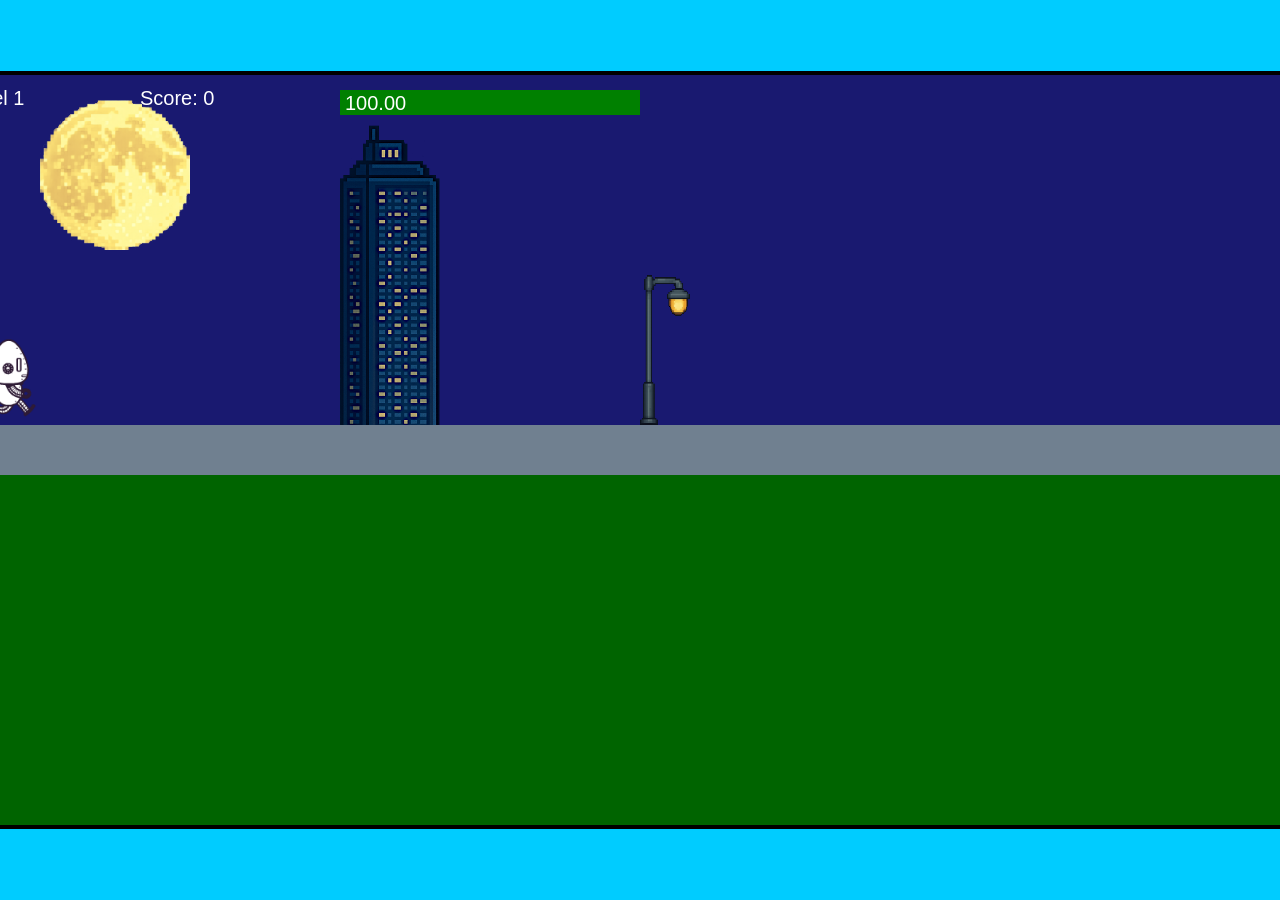
<file: fsd-projects/runtime/index.html>
<!DOCTYPE html>
<html lang="en">
  <head>
    <meta charset="UTF-8" />
    <meta name="viewport" content="width=device-width, initial-scale=1.0" />
    <title>Runtime Neo</title>
    <link rel="stylesheet" href="runtime.css" />
    <script src="https://code.jquery.com/jquery-3.1.0.js"></script>
    <script src="setup.js"></script>
    <script src="levels.js"></script>
    <script src="scenery.js"></script>
    <script src="student.js"></script>
    <script src="main.js"></script>
  </head>
  <body id="body">
    <canvas id="gameCanvas" width="1400" height="750"></canvas>
    <img id="player" src="images/halle.png" />
    <img id="projectile" src="images/projectile.png" />
    <img id="basicPlatform" src="images/interactable/basicPlatform.png" />
    <img id="spikes" src="images/interactable/spikes.png" />
    <img id="bug" src="images/interactable/bug.png" />
    <img id="healthUp" src="images/interactable/healthUp.png" />
    <img id="flag" src="images/interactable/flag.png" />
    <img id="moon" src="images/backgrounds/moon.png" />
    <img id="building" src="images/backgrounds/building.png" />
    <img id="lamp" src="images/backgrounds/lamp.png" />
  </body>
</html>
</file>
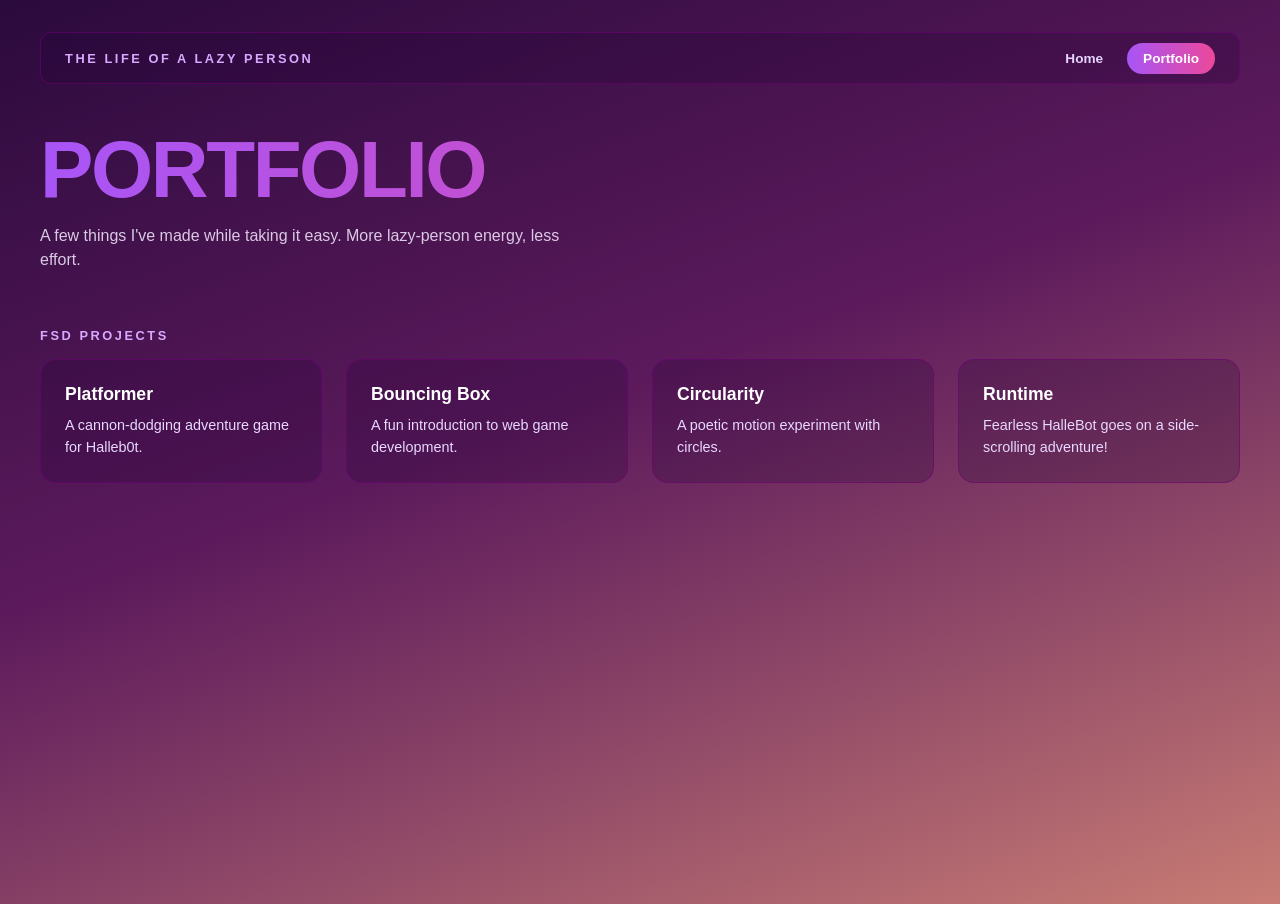
<file: portfolio.html>
<!DOCTYPE html>
<html>
  <head>
    <meta charset="UTF-8" />
    <title>My Awesome Website</title>
    <style>
      * {
        box-sizing: border-box;
      }

      body {
        margin: 0;
        background: linear-gradient(160deg, #2b0a3d 0%, #5c1a5c 45%, #c87c74 100%);
        color: #f5e9ff;
        font-family: "Helvetica Neue", Arial, sans-serif;
      }

      #all-contents {
        max-width: 1500px;
        min-height: 100vh;
        margin: 0 auto;
        padding: 32px 40px;
      }

      main {
        display: flex;
        flex-direction: column;
        gap: 40px;
        min-height: calc(100vh - 160px);
      }

      h2 {
        margin: 0;
        font-size: clamp(3rem, 7vw, 5rem);
        line-height: 0.95;
        font-weight: 900;
        letter-spacing: -0.03em;
        text-transform: uppercase;
        background: linear-gradient(90deg, #a855f7, #ec4899);
        -webkit-background-clip: text;
        background-clip: text;
        color: transparent;
      }

      .intro {
        max-width: 60ch;
        color: #f5e9ff;
        opacity: 0.85;
        font-size: 1rem;
        line-height: 1.5;
      }

      .section-label {
        margin: 0 0 16px;
        font-size: 0.8rem;
        font-weight: 700;
        text-transform: uppercase;
        letter-spacing: 0.2em;
        color: #d9a9ff;
      }

      .project-grid {
        display: grid;
        grid-template-columns: repeat(auto-fit, minmax(260px, 1fr));
        gap: 24px;
      }

      .project-card {
        background: #2100343b;
        border: 1px solid #70037592;
        border-radius: 16px;
        padding: 24px;
        display: flex;
        flex-direction: column;
        gap: 10px;
        text-decoration: none;
        transition: transform 0.25s ease, box-shadow 0.25s ease, border-color 0.25s ease;
      }

      .project-card:hover {
        transform: translateY(-4px);
        box-shadow: 0 16px 40px rgba(75, 2, 81, 0.387);
        border-color: #ec4899;
      }

      .project-card h3 {
        margin: 0;
        font-size: 1.1rem;
        font-weight: 700;
        color: #ffffff;
      }

      .project-card p {
        margin: 0;
        color: #e9d8ff;
        font-size: 0.9rem;
        line-height: 1.5;
      }

      .tag-row {
        display: flex;
        flex-wrap: wrap;
        gap: 8px;
        margin-top: 4px;
      }

      .tag {
        color: #ffe1f5;
        font-size: 0.75rem;
        font-weight: 600;
        padding: 6px 14px;
        background: #7c009f;
        border: 1px solid #cb28b2;
        border-radius: 100px;
      }

      nav {
        display: flex;
        justify-content: space-between;
        align-items: center;
        margin-bottom: 48px;
        padding: 16px 24px;
        background: #2100343b;
        border: 1px solid #70037592;
        border-radius: 12px;
      }

      nav h1 {
        margin: 0;
        font-size: 0.8rem;
        font-weight: 700;
        text-transform: uppercase;
        letter-spacing: 0.2em;
        color: #d9a9ff;
      }

      #nav-ul {
        list-style: none;
        display: flex;
        gap: 8px;
        margin: 0;
        padding: 0;
      }

      .nav-li a {
        color: #e5d4ff;
        text-decoration: none;
        padding: 8px 16px;
        border-radius: 100px;
        font-weight: 600;
        font-size: 0.85rem;
        transition: background 0.2s ease, color 0.2s ease;
      }

      .nav-li a:hover {
        background: rgba(255, 255, 255, 0.1);
        color: #ffffff;
      }

      .nav-li a.active {
        background: linear-gradient(90deg, #a855f7, #ec4899);
        color: #ffffff;
      }

      @media (max-width: 900px) {
        nav {
          flex-direction: column;
          gap: 12px;
        }
      }
    </style>
  </head>
  <body>
    <div id="all-contents">
      <nav>
        <h1>the life of a lazy person</h1>
        <ul id="nav-ul">
          <li class="nav-li"><a href="index.html">Home</a></li>
          <li class="nav-li"><a href="portfolio.html" class="active">Portfolio</a></li>
        </ul>
      </nav>

      <main>
        <div>
          <h2>Portfolio</h2>
          <p class="intro">
            A few things I've made while taking it easy. More lazy-person energy, less effort.
          </p>
        </div>

        <div>
          <h3 class="section-label">FSD Projects</h3>
          <div class="project-grid">
            <a class="project-card" href="fsd-projects/platformer/">
              <h3>Platformer</h3>
              <p>A cannon-dodging adventure game for Halleb0t.</p>
            </a>

            <a class="project-card" href="fsd-projects/bouncing-box/">
              <h3>Bouncing Box</h3>
              <p>A fun introduction to web game development.</p>
            </a>

            <a class="project-card" href="fsd-projects/circularity/">
              <h3>Circularity</h3>
              <p>A poetic motion experiment with circles.</p>
            </a>

            <a class="project-card" href="fsd-projects/runtime/">
              <h3>Runtime</h3>
              <p>Fearless HalleBot goes on a side-scrolling adventure!</p>
            </a>
          </div>
        </div>

        <!-- ASD Projects will go here -->
        
      </main>
    </div>
  </body>
</html>
</file>
<file: fsd-projects/runtime/runtime.css>
/* runtime.css */
/* Styles for Runtime Neo auto-runner game */

img {
  display: none;
}

#gameCanvas {
  position: absolute;
  border: 4px solid #000;
  top: 50%;
  left: 50%;
  transform: translate(-50%, -50%);
}

body {
  margin: 0;
  background-color: #00ccff;
  font-family: Arial, sans-serif;
  text-align: center;
  overflow: hidden;
}
</file>
